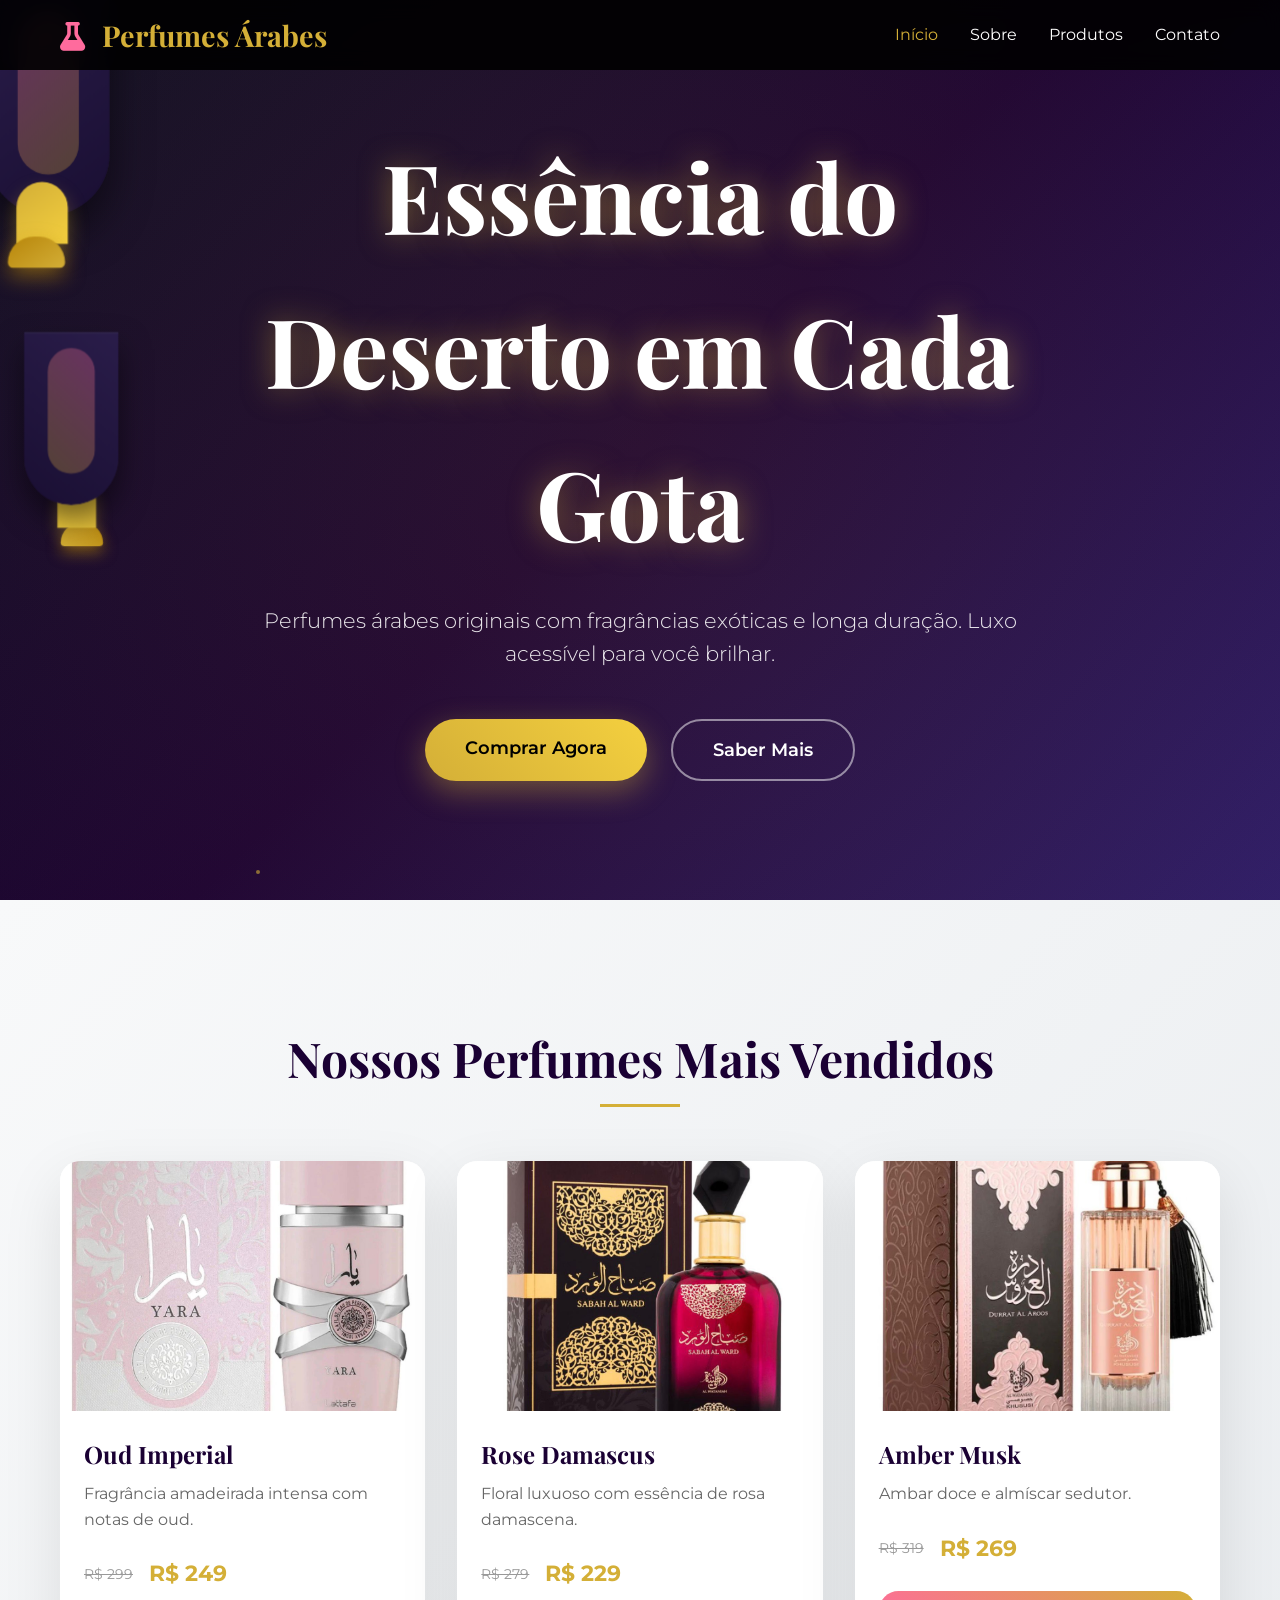
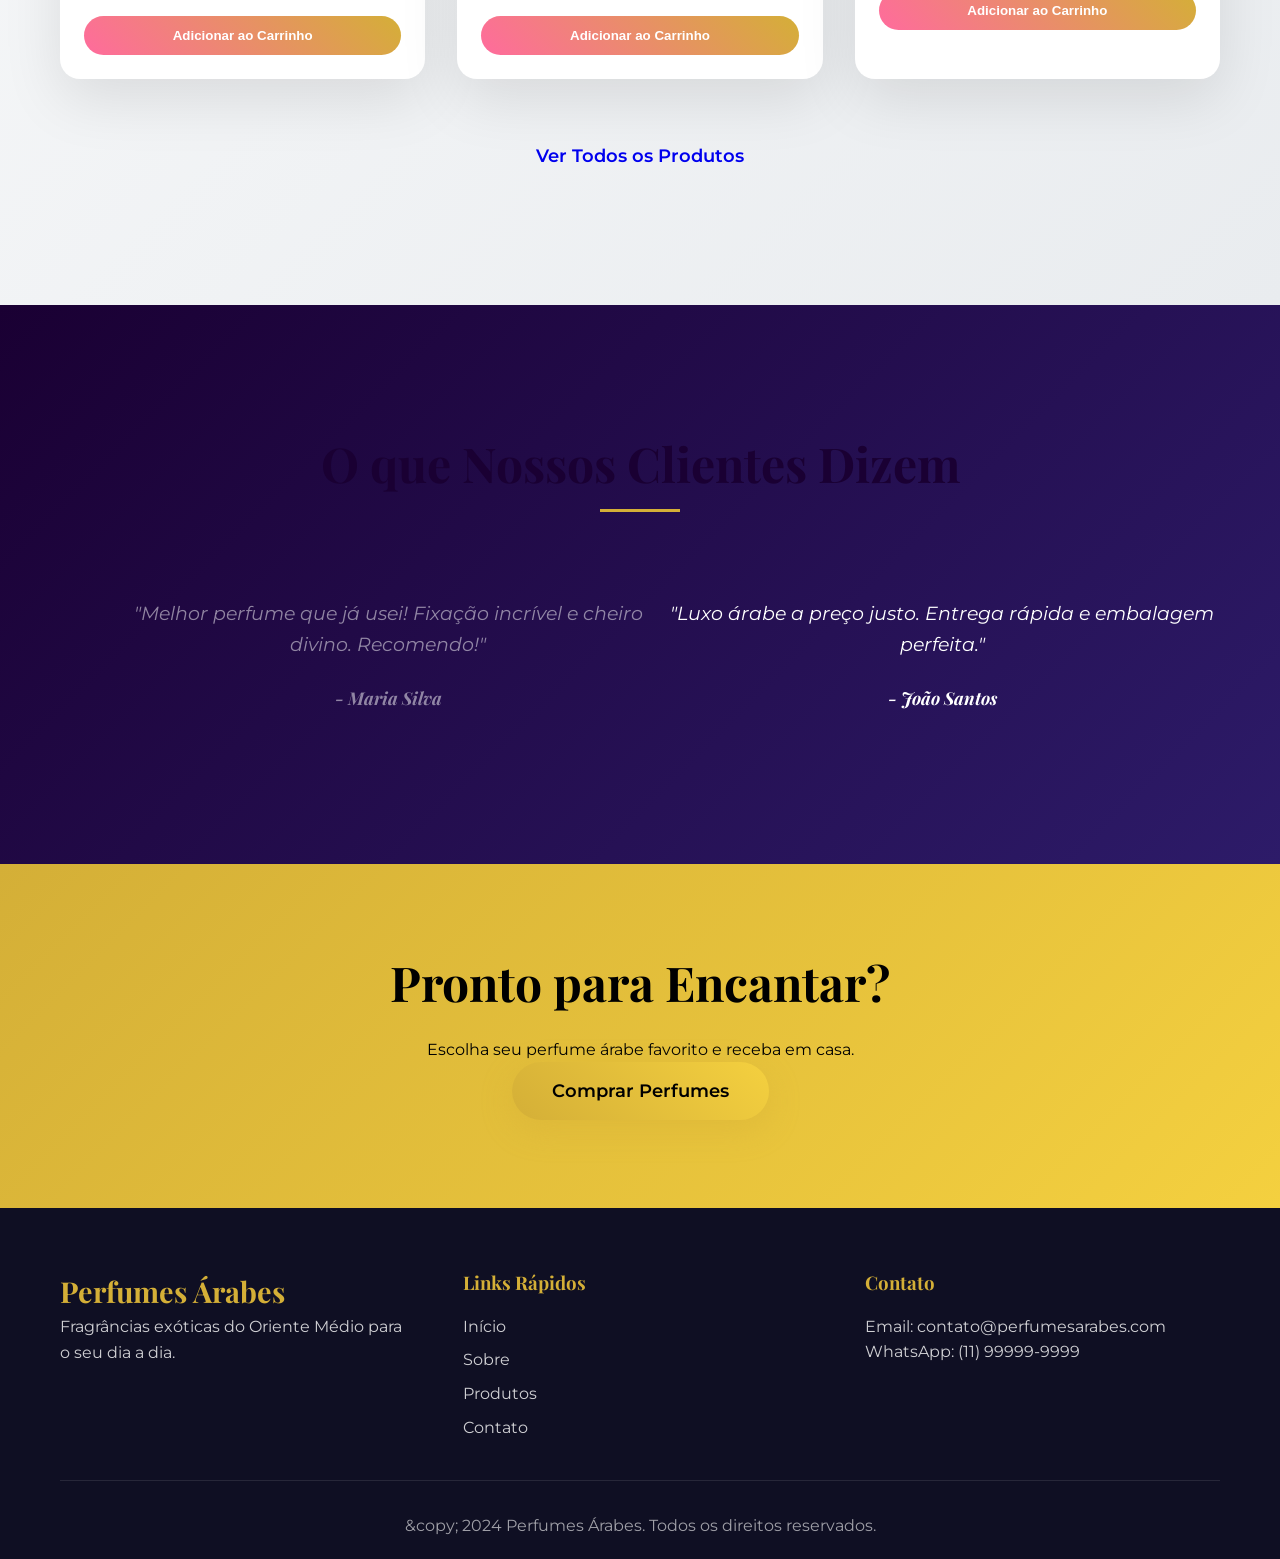
<file: index.html>
<!DOCTYPE html>
<html lang="pt-BR">
<head>
    <meta charset="UTF-8">
    <meta name="viewport" content="width=device-width, initial-scale=1.0">
    <title>Perfumes Árabes - Luxo e Essência Exótica</title>
    <meta name="description" content="Descubra os melhores perfumes árabes originais. Fragrâncias luxuosas com longa duração. Compre agora!">
    <link rel="stylesheet" href="css/style.css">
    <link href="https://fonts.googleapis.com/css2?family=Playfair+Display:wght@400;700&amp;family=Montserrat:wght@300;400;600&amp;display=swap" rel="stylesheet">
    <link rel="stylesheet" href="https://cdnjs.cloudflare.com/ajax/libs/font-awesome/6.4.0/css/all.min.css">
</head>
<body>
    <nav class="navbar">
        <div class="nav-container">
            <div class="logo">
                <i class="fas fa-flask"></i>
                Perfumes Árabes
            </div>
            <ul class="nav-menu">
                <li><a href="index.html" class="nav-link active">Início</a></li>
                <li><a href="sobre.html" class="nav-link">Sobre</a></li>
                <li><a href="produtos.html" class="nav-link">Produtos</a></li>
                <li><a href="contato.html" class="nav-link">Contato</a></li>
            </ul>
            <div class="hamburger">
                <span></span>
                <span></span>
                <span></span>
            </div>
        </div>
    </nav>

    <section class="hero">
        <div class="hero-bg"></div>
        <div class="hero-content">
            <h1 class="hero-title">Essência do Deserto em Cada Gota</h1>
            <p class="hero-subtitle">Perfumes árabes originais com fragrâncias exóticas e longa duração. Luxo acessível para você brilhar.</p>
            <div class="cta-buttons">
                <a href="#produtos" class="btn btn-primary">Comprar Agora</a>
                <a href="sobre.html" class="btn btn-secondary">Saber Mais</a>
            </div>
        </div>
        <div class="hero-3d">
            <div class="perfume-bottle 3d-element" data-tilt>
                <div class="bottle-body"></div>
                <div class="bottle-neck"></div>
                <div class="bottle-cap"></div>
            </div>
            <div class="perfume-bottle 3d-element bottle2" data-tilt>
                <div class="bottle-body"></div>
                <div class="bottle-neck"></div>
                <div class="bottle-cap"></div>
            </div>
            <div class="particles">
                <div class="particle"></div>
                <div class="particle"></div>
                <div class="particle"></div>
            </div>
        </div>
    </section>

    <section id="produtos" class="products">
        <div class="container">
            <h2 class="section-title">Nossos Perfumes Mais Vendidos</h2>
            <div class="products-grid">
                <div class="product-card">
                    <div class="product-image">
                    <img src="Imagens/Yara.jpeg" alt="Oud Imperial">

                    </div>
                    <h3>Oud Imperial</h3>
                    <p>Fragrância amadeirada intensa com notas de oud.</p>
                    <div class="price">
                        <span class="old-price">R$ 299</span>
                        <span class="new-price">R$ 249</span>
                    </div>
                    <button class="btn-add">Adicionar ao Carrinho</button>
                </div>
                <div class="product-card">
                    <div class="product-image">
                    <img src="Imagens/sabah al ward.jpeg" alt="Rose Damascus">

                    </div>
                    <h3>Rose Damascus</h3>
                    <p>Floral luxuoso com essência de rosa damascena.</p>
                    <div class="price">
                        <span class="old-price">R$ 279</span>
                        <span class="new-price">R$ 229</span>
                    </div>
                    <button class="btn-add">Adicionar ao Carrinho</button>
                </div>
                <div class="product-card">
                    <div class="product-image">
                        <img src="Imagens/Durrat al aroos.jpeg" alt="Amber Musk">

                    </div>
                    <h3>Amber Musk</h3>
                    <p>Ambar doce e almíscar sedutor.</p>
                    <div class="price">
                        <span class="old-price">R$ 319</span>
                        <span class="new-price">R$ 269</span>
                    </div>
                    <button class="btn-add">Adicionar ao Carrinho</button>
                </div>
            </div>
            <a href="produtos.html" class="btn btn-fullwidth">Ver Todos os Produtos</a>
        </div>
    </section>

    <section class="testimonials">
        <div class="container">
            <h2 class="section-title">O que Nossos Clientes Dizem</h2>
            <div class="testimonials-slider">
                <div class="testimonial">
                    <p>"Melhor perfume que já usei! Fixação incrível e cheiro divino. Recomendo!"</p>
                    <h4>- Maria Silva</h4>
                </div>
                <div class="testimonial">
                    <p>"Luxo árabe a preço justo. Entrega rápida e embalagem perfeita."</p>
                    <h4>- João Santos</h4>
                </div>
            </div>
        </div>
    </section>

    <section class="cta">
        <div class="container">
            <h2>Pronto para Encantar?</h2>
            <p>Escolha seu perfume árabe favorito e receba em casa.</p>
            <a href="#produtos" class="btn btn-primary">Comprar Perfumes</a>
        </div>
    </section>

    <footer class="footer">
        <div class="container">
            <div class="footer-content">
                <div class="footer-section">
                    <div class="logo">Perfumes Árabes</div>
                    <p>Fragrâncias exóticas do Oriente Médio para o seu dia a dia.</p>
                </div>
                <div class="footer-section">
                    <h3>Links Rápidos</h3>
                    <ul>
                        <li><a href="index.html">Início</a></li>
                        <li><a href="sobre.html">Sobre</a></li>
                        <li><a href="produtos.html">Produtos</a></li>
                        <li><a href="contato.html">Contato</a></li>
                    </ul>
                </div>
                <div class="footer-section">
                    <h3>Contato</h3>
                    <p>Email: contato@perfumesarabes.com</p>
                    <p>WhatsApp: (11) 99999-9999</p>
                </div>
            </div>
            <div class="footer-bottom">
                <p>&amp;copy; 2024 Perfumes Árabes. Todos os direitos reservados.</p>
            </div>
        </div>
    </footer>

    <script src="https://cdnjs.cloudflare.com/ajax/libs/gsap/3.12.2/gsap.min.js"></script>
    <script src="js/script.js"></script>
</body>
</html>
</file>
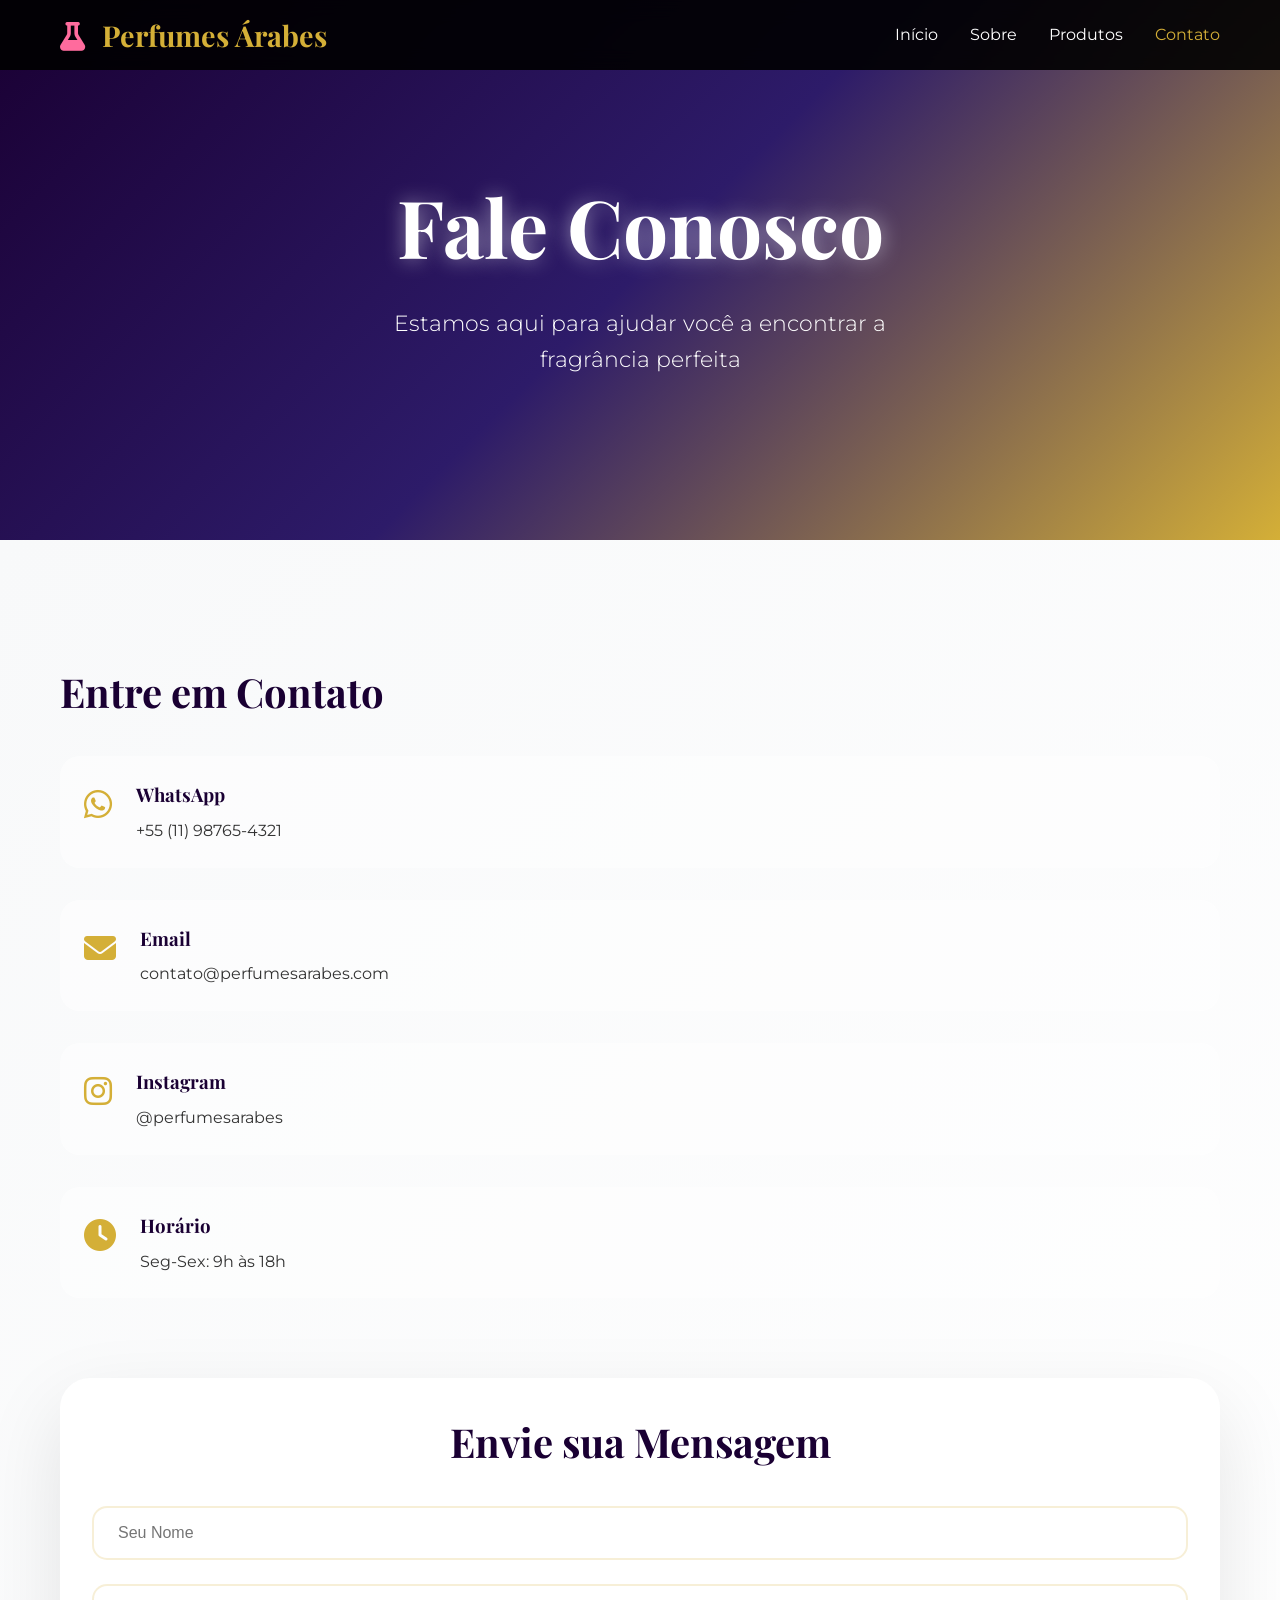
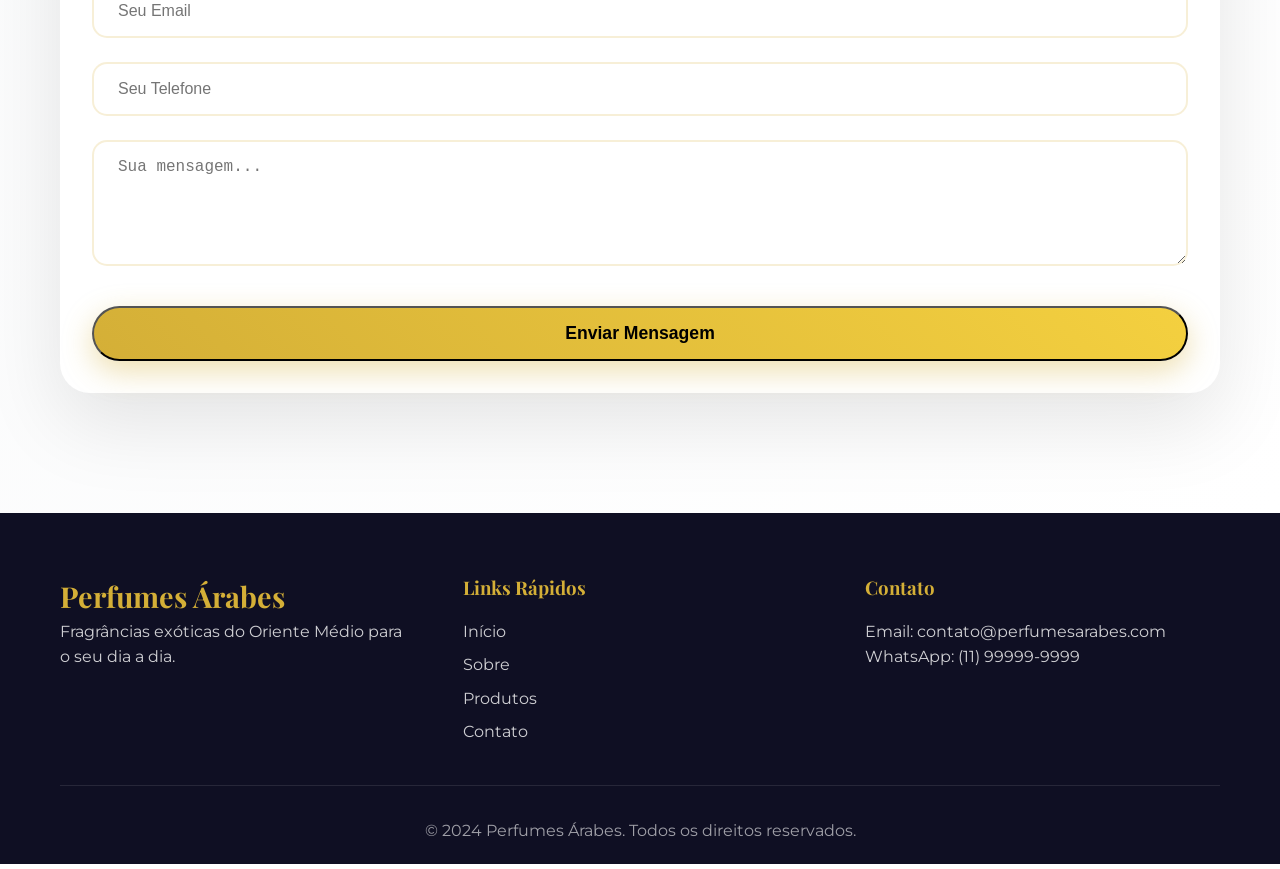
<file: contato.html>
<!DOCTYPE html>
<html lang="pt-BR">
<head>
    <meta charset="UTF-8">
    <meta name="viewport" content="width=device-width, initial-scale=1.0">
    <title>Contato - Perfumes Árabes</title>
    <meta name="description" content="Entre em contato conosco para dúvidas ou pedidos especiais.">
    <link rel="stylesheet" href="css/style.css">
    <link href="https://fonts.googleapis.com/css2?family=Playfair+Display:wght@400;700&family=Montserrat:wght@300;400;600&display=swap" rel="stylesheet">
    <link rel="stylesheet" href="https://cdnjs.cloudflare.com/ajax/libs/font-awesome/6.4.0/css/all.min.css">
</head>
<body>
    <nav class="navbar">
        <div class="nav-container">
            <div class="logo">
                <i class="fas fa-flask"></i>
                Perfumes Árabes
            </div>
            <ul class="nav-menu">
                <li><a href="index.html" class="nav-link">Início</a></li>
                <li><a href="sobre.html" class="nav-link">Sobre</a></li>
                <li><a href="produtos.html" class="nav-link">Produtos</a></li>
                <li><a href="contato.html" class="nav-link active">Contato</a></li>
            </ul>
            <div class="hamburger">
                <span></span>
                <span></span>
                <span></span>
            </div>
        </div>
    </nav>

    <section class="contato-hero">
        <div class="contato-bg"></div>
        <div class="container">
            <h1 class="page-title">Fale Conosco</h1>
            <p class="page-subtitle">Estamos aqui para ajudar você a encontrar a fragrância perfeita</p>
        </div>
    </section>

    <section class="contato-content">
        <div class="container">
            <div class="contact-grid">
                <div class="contact-info">
                    <h2>Entre em Contato</h2>
    <div class="contact-item">
                        <i class="fab fa-whatsapp"></i>
                        <div>
                            <h3>WhatsApp</h3>
                            <p>+55 (11) 98765-4321</p>
                        </div>
                    </div>
                    <div class="contact-item">
                        <i class="fas fa-envelope"></i>
                        <div>
                            <h3>Email</h3>
                            <p>contato@perfumesarabes.com</p>
                        </div>
                    </div>
                    <div class="contact-item">
                        <i class="fab fa-instagram"></i>
                        <div>
                            <h3>Instagram</h3>
                            <p>@perfumesarabes</p>
                        </div>
                    </div>
                    <div class="contact-item">
                        <i class="fas fa-clock"></i>
                        <div>
                            <h3>Horário</h3>
                            <p>Seg-Sex: 9h às 18h</p>
                        </div>
                    </div>
                </div>
                
                <div class="contact-form">
                    <h2>Envie sua Mensagem</h2>
                    <form id="contactForm">
                        <div class="form-group">
                            <input type="text" id="name" placeholder="Seu Nome" required>
                        </div>
                        <div class="form-group">
                            <input type="email" id="email" placeholder="Seu Email" required>
                        </div>
                        <div class="form-group">
                            <input type="tel" id="phone" placeholder="Seu Telefone">
                        </div>
                        <div class="form-group full">
                            <textarea id="message" placeholder="Sua mensagem..." rows="5" required></textarea>
                        </div>
                        <button type="submit" class="btn btn-primary full">Enviar Mensagem</button>
                    </form>
                </div>
            </div>
        </div>
    </section>

    <footer class="footer">
        <div class="container">
            <div class="footer-content">
                <div class="footer-section">
                    <div class="logo">Perfumes Árabes</div>
                    <p>Fragrâncias exóticas do Oriente Médio para o seu dia a dia.</p>
                </div>
                <div class="footer-section">
                    <h3>Links Rápidos</h3>
                    <ul>
                        <li><a href="index.html">Início</a></li>
                        <li><a href="sobre.html">Sobre</a></li>
                        <li><a href="produtos.html">Produtos</a></li>
                        <li><a href="contato.html">Contato</a></li>
                    </ul>
                </div>
                <div class="footer-section">
                    <h3>Contato</h3>
                    <p>Email: contato@perfumesarabes.com</p>
                    <p>WhatsApp: (11) 99999-9999</p>
                </div>
            </div>
            <div class="footer-bottom">
                <p>&copy; 2024 Perfumes Árabes. Todos os direitos reservados.</p>
            </div>
        </div>
    </footer>

    <script src="https://cdnjs.cloudflare.com/ajax/libs/gsap/3.12.2/gsap.min.js"></script>
    <script src="js/script.js"></script>

</body>
</html>
</file>
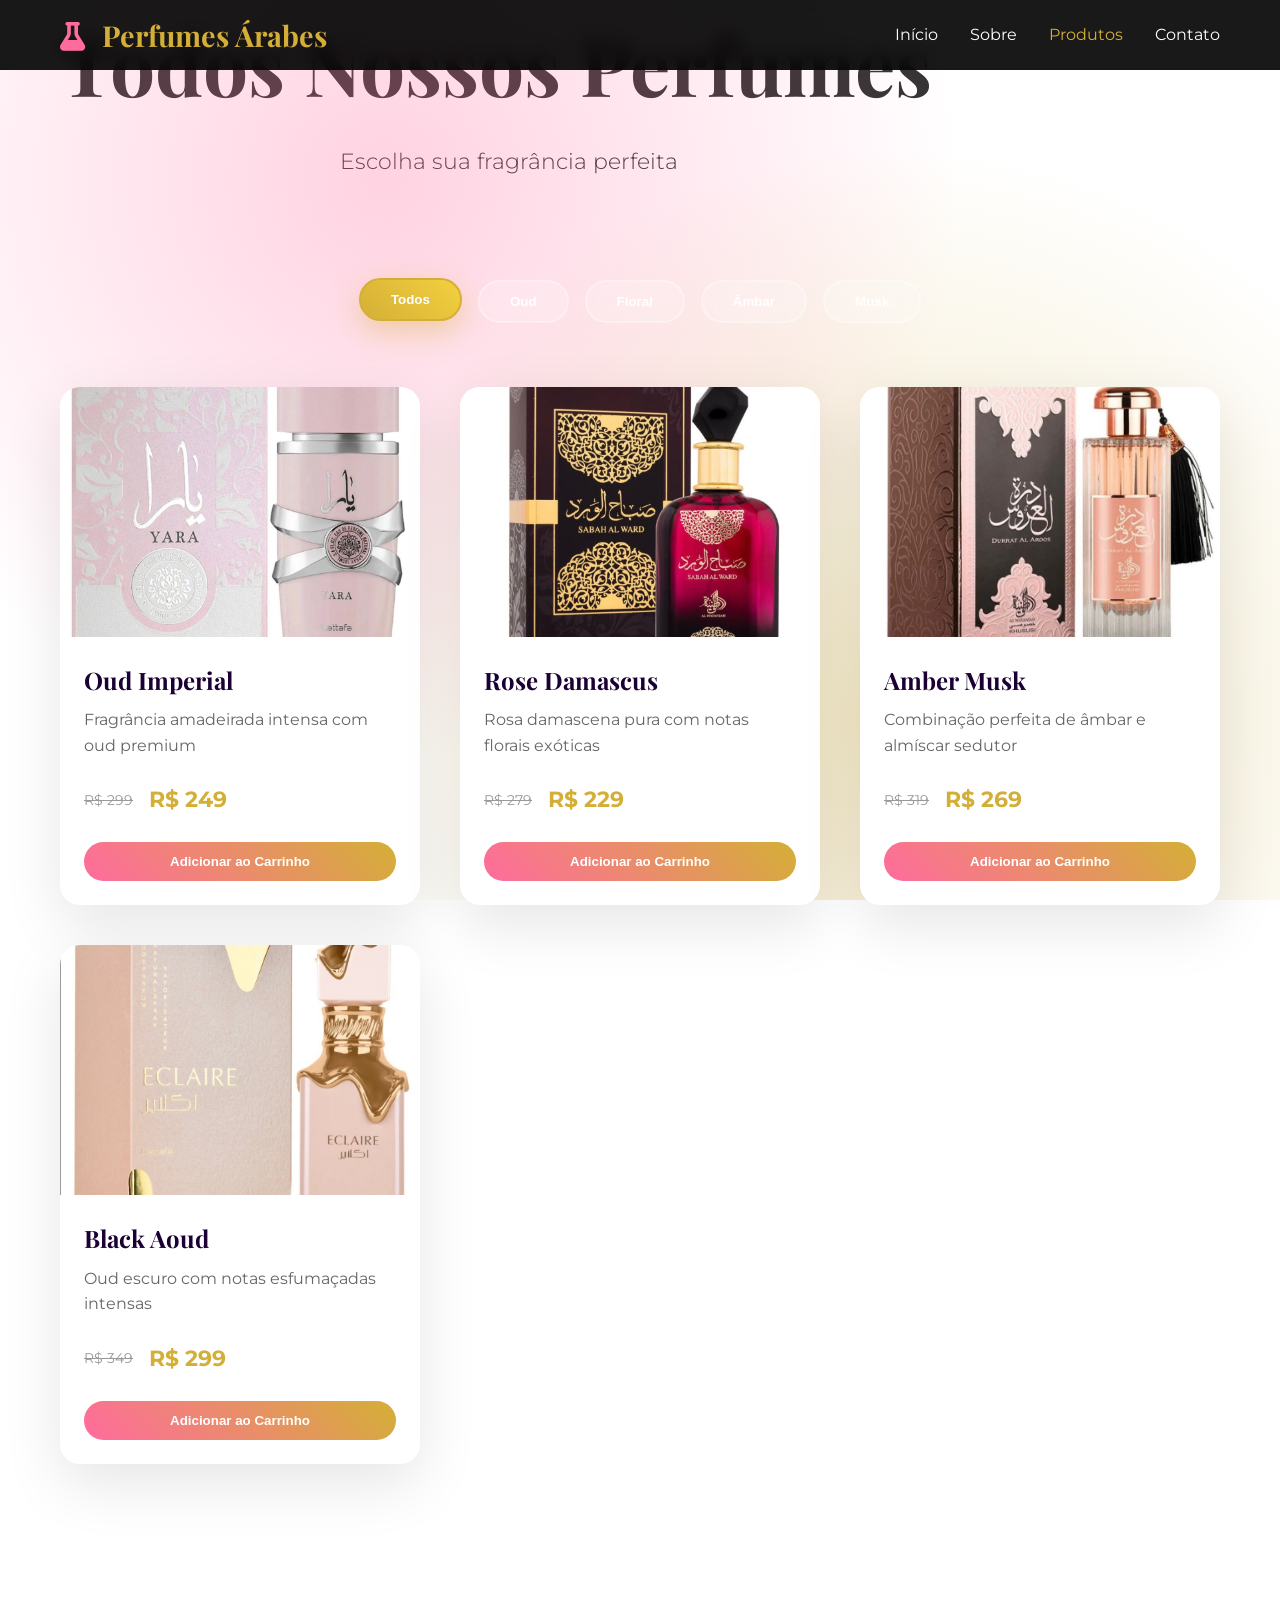
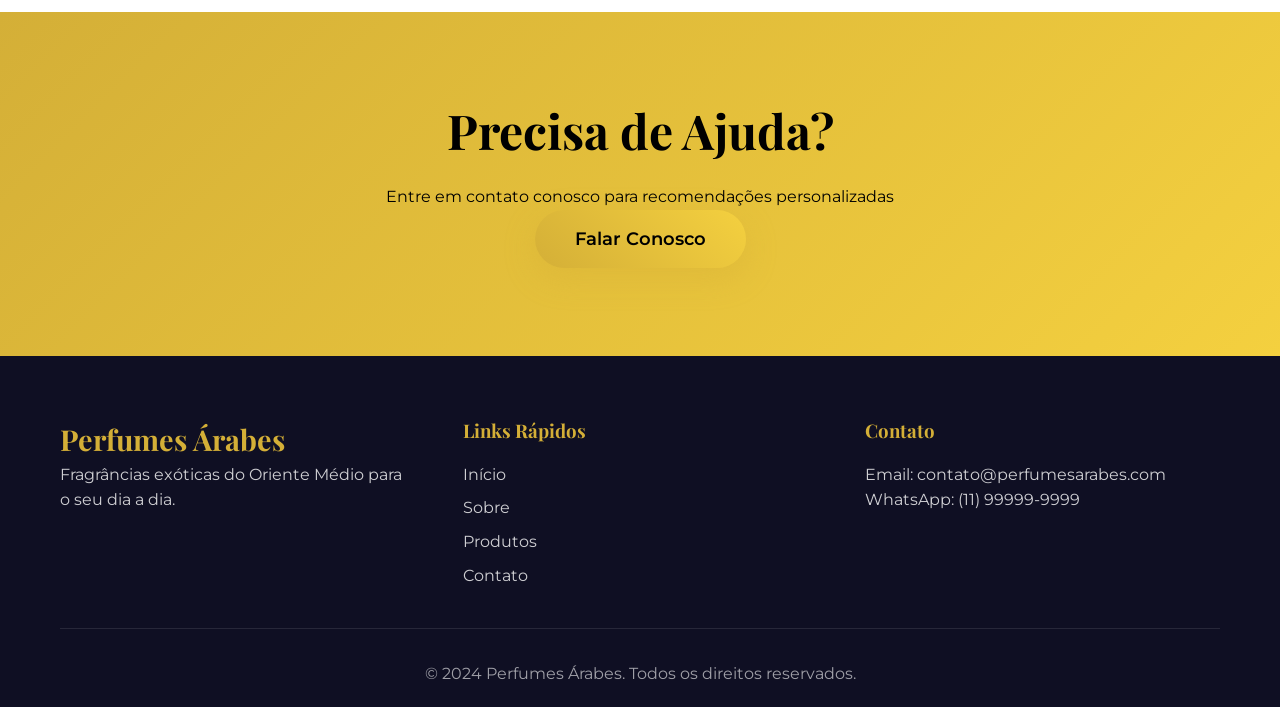
<file: produtos.html>
<!DOCTYPE html>
<html lang="pt-BR">
<head>
    <meta charset="UTF-8">
    <meta name="viewport" content="width=device-width, initial-scale=1.0">
    <title>Produtos - Perfumes Árabes</title>
    <meta name="description" content="Catálogo completo de perfumes árabes originais.">
    <link rel="stylesheet" href="css/style.css">
    <link href="https://fonts.googleapis.com/css2?family=Playfair+Display:wght@400;700&family=Montserrat:wght@300;400;600&display=swap" rel="stylesheet">
    <link rel="stylesheet" href="https://cdnjs.cloudflare.com/ajax/libs/font-awesome/6.4.0/css/all.min.css">
</head>
<body>
    <nav class="navbar">
        <div class="nav-container">
            <div class="logo">
                <i class="fas fa-flask"></i>
                Perfumes Árabes
            </div>
            <ul class="nav-menu">
                <li><a href="index.html" class="nav-link">Início</a></li>
                <li><a href="sobre.html" class="nav-link">Sobre</a></li>
                <li><a href="produtos.html" class="nav-link active">Produtos</a></li>
                <li><a href="contato.html" class="nav-link">Contato</a></li>
            </ul>
            <div class="hamburger">
                <span></span>
                <span></span>
                <span></span>
            </div>
        </div>
    </nav>

    <section class="produtos-hero">
        <div class="produtos-bg"></div>
        <div class="container">
            <h1 class="page-title">Todos Nossos Perfumes</h1>
            <p class="page-subtitle">Escolha sua fragrância perfeita</p>
        </div>
    </section>

    <section class="produtos-grid-section">
        <div class="container">
    <div class="filters">
                <button class="filter-btn active" data-filter="all">Todos</button>
                <button class="filter-btn" data-filter="oud">Oud</button>
                <button class="filter-btn" data-filter="floral">Floral</button>
                <button class="filter-btn" data-filter="amber">Âmbar</button>
                <button class="filter-btn" data-filter="musk">Musk</button>
            </div>
            
            <div class="products-grid full-grid">
                <div class="product-card" data-category="oud">
                    <div class="product-image">
                        <img src="Imagens/Yara.jpeg" alt="Oud Imperial">

                        <div class="quick-add">Adicionar</div>
                    </div>
                    <h3>Oud Imperial</h3>
                    <p>Fragrância amadeirada intensa com oud premium</p>
                    <div class="price">
                        <span class="old-price">R$ 299</span>
                        <span class="new-price">R$ 249</span>
                    </div>
                    <button class="btn-add">Adicionar ao Carrinho</button>
                </div>
                
                <div class="product-card" data-category="floral">
                    <div class="product-image">
                        <img src="Imagens/sabah al ward.jpeg" alt="Rose Damascus">

                        <div class="quick-add">Adicionar</div>
                    </div>
                    <h3>Rose Damascus</h3>
                    <p>Rosa damascena pura com notas florais exóticas</p>
                    <div class="price">
                        <span class="old-price">R$ 279</span>
                        <span class="new-price">R$ 229</span>
                    </div>
                    <button class="btn-add">Adicionar ao Carrinho</button>
                </div>
                
                <div class="product-card" data-category="amber">
                    <div class="product-image">
                        <img src="Imagens/Durrat al aroos.jpeg" alt="Amber Musk">

                        <div class="quick-add">Adicionar</div>
                    </div>
                    <h3>Amber Musk</h3>
                    <p>Combinação perfeita de âmbar e almíscar sedutor</p>
                    <div class="price">
                        <span class="old-price">R$ 319</span>
                        <span class="new-price">R$ 269</span>
                    </div>
                    <button class="btn-add">Adicionar ao Carrinho</button>
                </div>
                
                <div class="product-card" data-category="oud">
                    <div class="product-image">
                        <img src="Imagens/Eclaire.jpeg" alt="Black Aoud">

                        <div class="quick-add">Adicionar</div>
                    </div>
                    <h3>Black Aoud</h3>
                    <p>Oud escuro com notas esfumaçadas intensas</p>
                    <div class="price">
                        <span class="old-price">R$ 349</span>
                        <span class="new-price">R$ 299</span>
                    </div>
                    <button class="btn-add">Adicionar ao Carrinho</button>
                </div>
            </div>
        </div>
    </section>

    <section class="cta">
        <div class="container">
            <h2>Precisa de Ajuda?</h2>
            <p>Entre em contato conosco para recomendações personalizadas</p>
            <a href="contato.html" class="btn btn-primary">Falar Conosco</a>
        </div>
    </section>

    <footer class="footer">
        <div class="container">
            <div class="footer-content">
                <div class="footer-section">
                    <div class="logo">Perfumes Árabes</div>
                    <p>Fragrâncias exóticas do Oriente Médio para o seu dia a dia.</p>
                </div>
                <div class="footer-section">
                    <h3>Links Rápidos</h3>
                    <ul>
                        <li><a href="index.html">Início</a></li>
                        <li><a href="sobre.html">Sobre</a></li>
                        <li><a href="produtos.html">Produtos</a></li>
                        <li><a href="contato.html">Contato</a></li>
                    </ul>
                </div>
                <div class="footer-section">
                    <h3>Contato</h3>
                    <p>Email: contato@perfumesarabes.com</p>
                    <p>WhatsApp: (11) 99999-9999</p>
                </div>
            </div>
            <div class="footer-bottom">
                <p>&copy; 2024 Perfumes Árabes. Todos os direitos reservados.</p>
            </div>
        </div>
    </footer>

    <script src="https://cdnjs.cloudflare.com/ajax/libs/gsap/3.12.2/gsap.min.js"></script>
    <script src="js/script.js"></script>

</body>
</html>
</file>
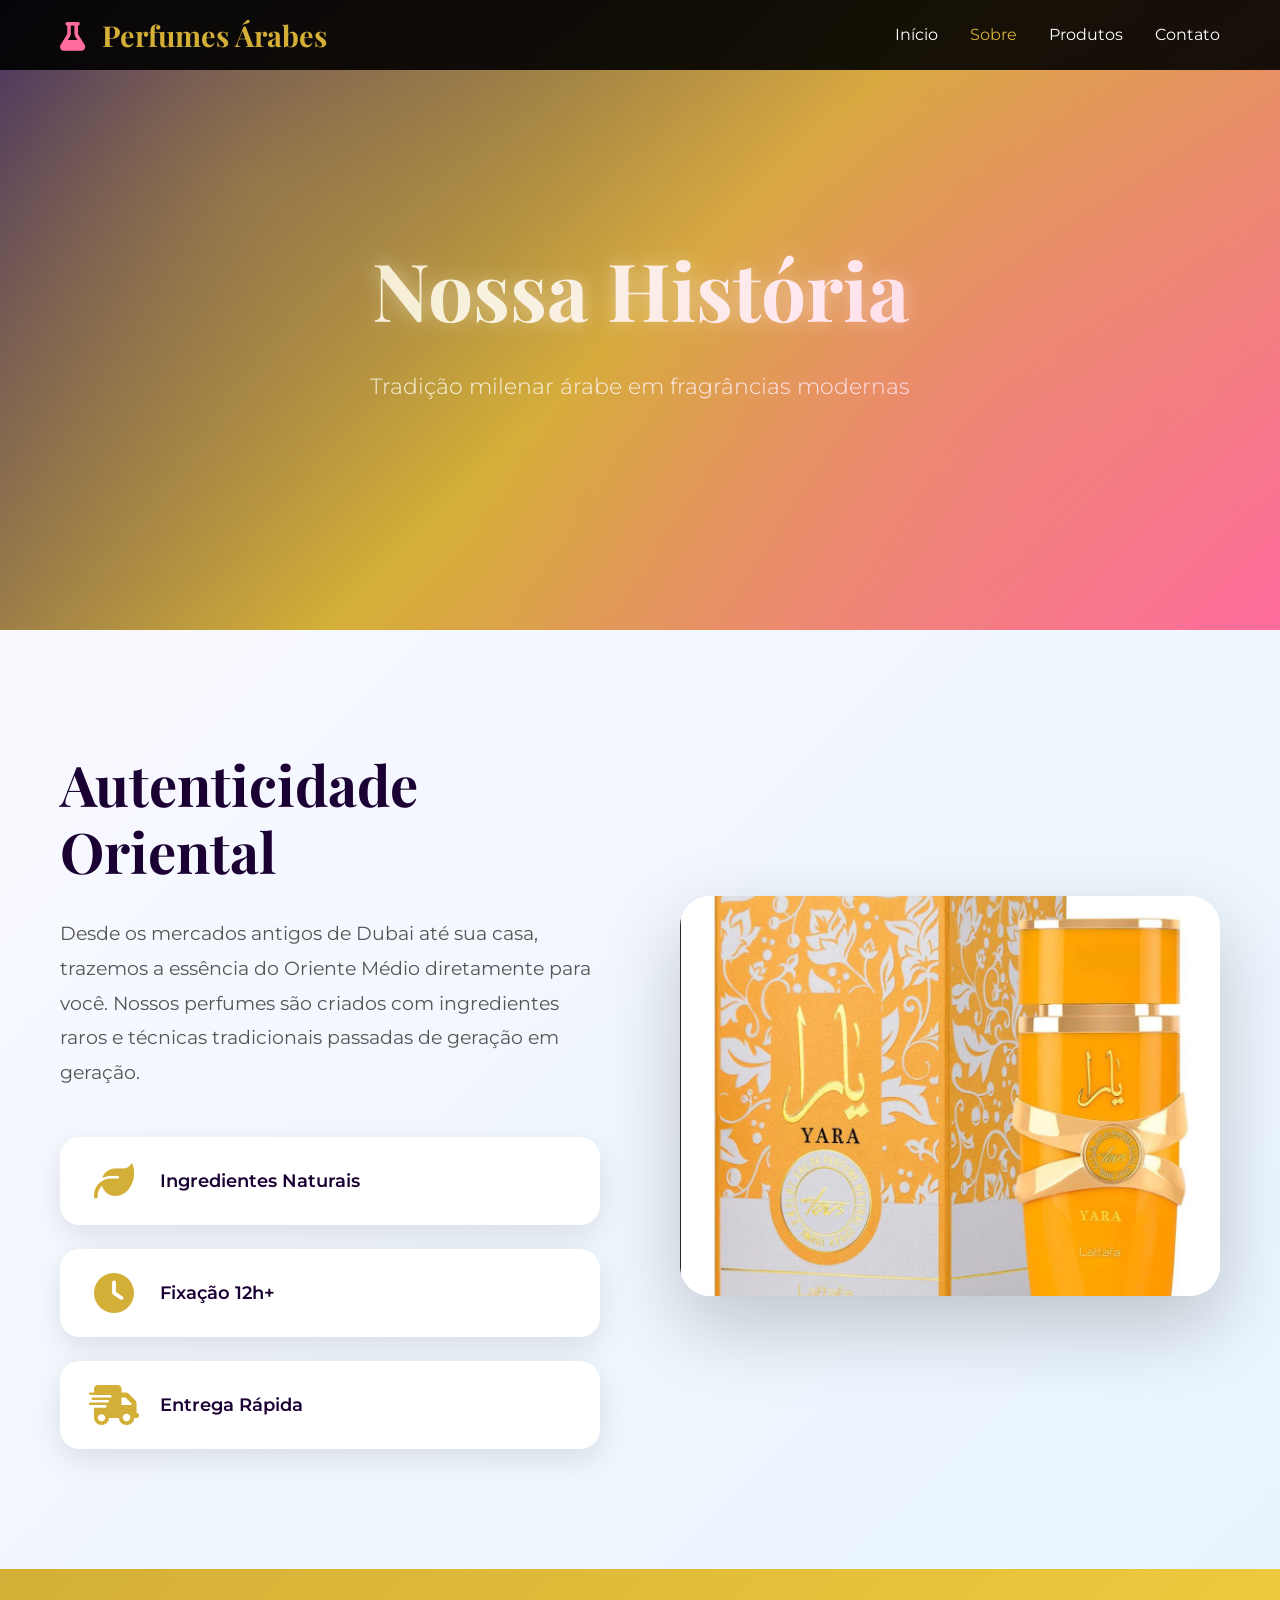
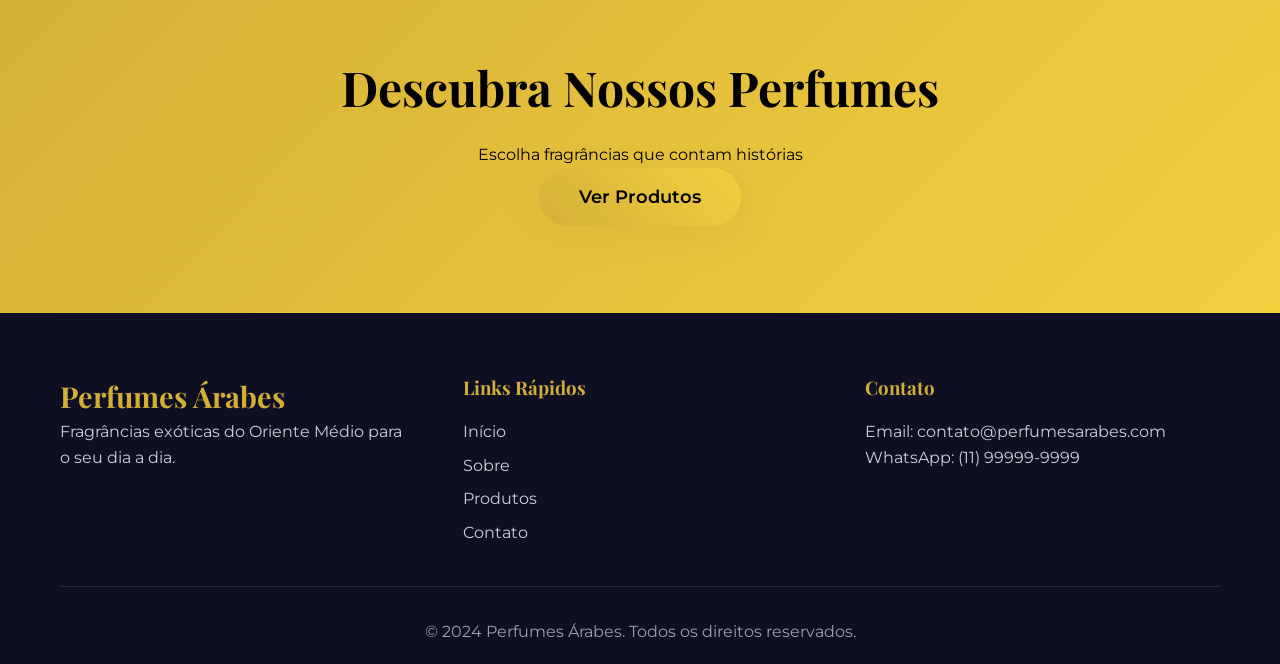
<file: sobre.html>
<!DOCTYPE html>
<html lang="pt-BR">
<head>
    <meta charset="UTF-8">
    <meta name="viewport" content="width=device-width, initial-scale=1.0">
    <title>Sobre - Perfumes Árabes</title>
    <meta name="description" content="Conheça a história e tradição dos nossos perfumes árabes originais.">
    <link rel="stylesheet" href="css/style.css">
    <link href="https://fonts.googleapis.com/css2?family=Playfair+Display:wght@400;700&family=Montserrat:wght@300;400;600&display=swap" rel="stylesheet">
    <link rel="stylesheet" href="https://cdnjs.cloudflare.com/ajax/libs/font-awesome/6.4.0/css/all.min.css">
</head>
<body>
    <!-- Navbar (copied from index) -->
    <nav class="navbar">
        <div class="nav-container">
            <div class="logo">
                <i class="fas fa-flask"></i>
                Perfumes Árabes
            </div>
            <ul class="nav-menu">
                <li><a href="index.html" class="nav-link">Início</a></li>
                <li><a href="sobre.html" class="nav-link active">Sobre</a></li>
                <li><a href="produtos.html" class="nav-link">Produtos</a></li>
                <li><a href="contato.html" class="nav-link">Contato</a></li>
            </ul>
            <div class="hamburger">
                <span></span>
                <span></span>
                <span></span>
            </div>
        </div>
    </nav>

    <section class="sobre-hero">
        <div class="sobre-bg"></div>
        <div class="container">
            <h1 class="page-title">Nossa História</h1>
            <p class="page-subtitle">Tradição milenar árabe em fragrâncias modernas</p>
        </div>
    </section>

    <section class="sobre-content">
        <div class="container">
            <div class="about-grid">
                <div class="about-text">
                    <h2>Autenticidade Oriental</h2>
                    <p>Desde os mercados antigos de Dubai até sua casa, trazemos a essência do Oriente Médio diretamente para você. Nossos perfumes são criados com ingredientes raros e técnicas tradicionais passadas de geração em geração.</p>
                    <div class="features">
                        <div class="feature">
                            <i class="fas fa-leaf"></i>
                            <span>Ingredientes Naturais</span>
                        </div>
                        <div class="feature">
                            <i class="fas fa-clock"></i>
                            <span>Fixação 12h+</span>
                        </div>
                        <div class="feature">
                            <i class="fas fa-shipping-fast"></i>
                            <span>Entrega Rápida</span>
                        </div>
                    </div>
                </div>
                <div class="about-image">
                    <img src="Imagens/yara tous.jpeg" alt="Fábrica tradicional árabe" class="about-img">
                </div>
            </div>
        </div>
    </section>

    <!-- CTA Section -->
    <section class="cta">
        <div class="container">
            <h2>Descubra Nossos Perfumes</h2>
            <p>Escolha fragrâncias que contam histórias</p>
            <a href="produtos.html" class="btn btn-primary">Ver Produtos</a>
        </div>
    </section>

    <!-- Footer (copied) -->
    <footer class="footer">
        <div class="container">
            <div class="footer-content">
                <div class="footer-section">
                    <div class="logo">Perfumes Árabes</div>
                    <p>Fragrâncias exóticas do Oriente Médio para o seu dia a dia.</p>
                </div>
                <div class="footer-section">
                    <h3>Links Rápidos</h3>
                    <ul>
                        <li><a href="index.html">Início</a></li>
                        <li><a href="sobre.html">Sobre</a></li>
                        <li><a href="produtos.html">Produtos</a></li>
                        <li><a href="contato.html">Contato</a></li>
                    </ul>
                </div>
                <div class="footer-section">
                    <h3>Contato</h3>
                    <p>Email: contato@perfumesarabes.com</p>
                    <p>WhatsApp: (11) 99999-9999</p>
                </div>
            </div>
            <div class="footer-bottom">
                <p>&copy; 2024 Perfumes Árabes. Todos os direitos reservados.</p>
            </div>
        </div>
    </footer>

    <script src="https://cdnjs.cloudflare.com/ajax/libs/gsap/3.12.2/gsap.min.js"></script>
    <script src="js/script.js"></script>
</body>
</html>
</file>
<file: css/style.css>
* {
    margin: 0;
    padding: 0;
    box-sizing: border-box;
}

body {
    font-family: 'Montserrat', sans-serif;
    line-height: 1.6;
    color: #333;
    overflow-x: hidden;
}

.container {
    max-width: 1200px;
    margin: 0 auto;
    padding: 0 20px;
}

/* Navbar */
.navbar {
    position: fixed;
    top: 0;
    width: 100%;
    background: rgba(0, 0, 0, 0.9);
    backdrop-filter: blur(10px);
    z-index: 1000;
    transition: all 0.3s ease;
}

.nav-container {
    max-width: 1200px;
    margin: 0 auto;
    padding: 0 20px;
    display: flex;
    justify-content: space-between;
    align-items: center;
    height: 70px;
}

.logo {
    font-family: 'Playfair Display', serif;
    font-size: 1.8rem;
    color: #d4af37;
    font-weight: 700;
}

.logo i {
    margin-right: 10px;
    color: #ff6b9d;
}

.nav-menu {
    display: flex;
    list-style: none;
    gap: 2rem;
}

.nav-link {
    color: white;
    text-decoration: none;
    font-weight: 400;
    transition: all 0.3s ease;
    position: relative;
}

.nav-link:hover,
.nav-link.active {
    color: #d4af37;
}

.nav-link::after {
    content: '';
    position: absolute;
    bottom: -5px;
    left: 0;
    width: 0;
    height: 2px;
    background: #d4af37;
    transition: width 0.3s ease;
}

.nav-link:hover::after {
    width: 100%;
}

.hamburger {
    display: none;
    flex-direction: column;
    cursor: pointer;
}

.hamburger span {
    width: 25px;
    height: 3px;
    background: #d4af37;
    margin: 3px 0;
    transition: 0.3s;
}

/* Hero Section - 3D Foda */
.hero {
    height: 100vh;
    position: relative;
    display: flex;
    align-items: center;
    justify-content: center;
    overflow: hidden;
}

.hero-bg {
    position: absolute;
    top: 0;
    left: 0;
    width: 100%;
    height: 100%;
    background: linear-gradient(135deg, #0f0f23 0%, #1a0033 50%, #2d1b69 100%);
    z-index: -2;
}

.hero-bg::before {
    content: '';
    position: absolute;
    top: -50%;
    left: -50%;
    width: 200%;
    height: 200%;
    background: radial-gradient(circle, rgba(212, 175, 55, 0.1) 0%, transparent 70%);
    animation: rotate 20s linear infinite;
    z-index: -1;
}

@keyframes rotate {
    0% { transform: rotate(0deg); }
    100% { transform: rotate(360deg); }
}

.hero-content {
    text-align: center;
    z-index: 2;
    max-width: 800px;
    position: relative;
}

.hero-title {
    font-family: 'Playfair Display', serif;
    font-size: clamp(3rem, 8vw, 6rem);
    color: white;
    margin-bottom: 1.5rem;
    text-shadow: 0 0 30px rgba(212, 175, 55, 0.5);
}

.hero-subtitle {
    font-size: 1.3rem;
    color: rgba(255, 255, 255, 0.9);
    margin-bottom: 3rem;
    font-weight: 300;
}

.cta-buttons {
    display: flex;
    gap: 1.5rem;
    justify-content: center;
    flex-wrap: wrap;
}

.btn {
    padding: 15px 40px;
    border-radius: 50px;
    text-decoration: none;
    font-weight: 600;
    font-size: 1.1rem;
    transition: all 0.3s ease;
    display: inline-block;
    position: relative;
    overflow: hidden;
}

.btn::before {
    content: '';
    position: absolute;
    top: 0;
    left: -100%;
    width: 100%;
    height: 100%;
    background: linear-gradient(90deg, transparent, rgba(255,255,255,0.2), transparent);
    transition: left 0.5s;
}

.btn:hover::before {
    left: 100%;
}

.btn-primary {
    background: linear-gradient(45deg, #d4af37, #f4d03f);
    color: #000;
    box-shadow: 0 10px 30px rgba(212, 175, 55, 0.4);
}

.btn-primary:hover {
    transform: translateY(-3px);
    box-shadow: 0 15px 40px rgba(212, 175, 55, 0.6);
}

.btn-secondary {
    background: transparent;
    color: white;
    border: 2px solid rgba(255, 255, 255, 0.5);
}

.btn-secondary:hover {
    background: rgba(255, 255, 255, 0.1);
    border-color: white;
}

.btn-fullwidth {
    display: block;
    text-align: center;
    margin-top: 3rem;
    max-width: 300px;
    margin-left: auto;
    margin-right: auto;
}

/* 3D Perfume Bottles */
.hero-3d {
    position: absolute;
    top: 0;
    left: 0;
    width: 100%;
    height: 100%;
    pointer-events: none;
    perspective: 1000px;
}

.3d-element {
    position: absolute;
    cursor: pointer;
}

.perfume-bottle {
    width: 120px;
    height: 300px;
    transform-style: preserve-3d;
}

.bottle-body {
    width: 100%;
    height: 220px;
    background: linear-gradient(145deg, #2a1d4a, #1a0f33);
    border-radius: 0 0 60px 60px;
    position: relative;
    box-shadow: 
        0 20px 40px rgba(0,0,0,0.5),
        inset 0 1px 0 rgba(255,255,255,0.1);
    transform: translateZ(20px);
}

.bottle-body::before {
    content: '';
    position: absolute;
    top: 20px;
    left: 50%;
    transform: translateX(-50%);
    width: 60px;
    height: 160px;
    background: linear-gradient(135deg, rgba(255,107,157,0.3), rgba(212,175,55,0.3));
    border-radius: 30px;
    z-index: 2;
}

.bottle-neck {
    width: 50px;
    height: 60px;
    background: linear-gradient(145deg, #d4af37, #f4d03f);
    margin: 0 auto;
    border-radius: 25px 25px 0 0;
    position: relative;
    top: -30px;
    box-shadow: 0 10px 20px rgba(212,175,55,0.4);
    transform: translateZ(30px);
}

.bottle-cap {
    width: 55px;
    height: 30px;
    background: linear-gradient(145deg, #b8860b, #d4af37);
    margin: 0 auto;
    border-radius: 25px 25px 5px 5px;
    position: relative;
    top: -35px;
    box-shadow: 0 8px 20px rgba(184,134,11,0.6);
    transform: translateZ(40px);
}

.bottle2 {
    right: 15%;
    top: 20%;
    animation-delay: -2s;
    transform: scale(0.8) rotateY(180deg);
}

.particles {
    position: absolute;
    width: 100%;
    height: 100%;
}

.particle {
    position: absolute;
    width: 4px;
    height: 4px;
    background: rgba(212, 175, 55, 0.6);
    border-radius: 50%;
    animation: float 6s ease-in-out infinite;
}

.particle:nth-child(1) { top: 30%; left: 20%; animation-delay: 0s; }
.particle:nth-child(2) { top: 60%; right: 30%; animation-delay: -2s; }
.particle:nth-child(3) { bottom: 40%; left: 70%; animation-delay: -4s; }

@keyframes float {
    0%, 100% { transform: translateY(0px) rotate(0deg); opacity: 0.4; }
    50% { transform: translateY(-30px) rotate(180deg); opacity: 1; }
}

/* Products Section */
.products {
    padding: 120px 0;
    background: linear-gradient(135deg, #f8f9fa 0%, #e9ecef 100%);
}

.section-title {
    font-family: 'Playfair Display', serif;
    font-size: 3rem;
    text-align: center;
    margin-bottom: 4rem;
    color: #1a0033;
    position: relative;
}

.section-title::after {
    content: '';
    position: absolute;
    bottom: -10px;
    left: 50%;
    transform: translateX(-50%);
    width: 80px;
    height: 3px;
    background: #d4af37;
}

.products-grid {
    display: grid;
    grid-template-columns: repeat(auto-fit, minmax(350px, 1fr));
    gap: 2rem;
    margin-bottom: 3rem;
}

.product-card {
    background: white;
    border-radius: 20px;
    overflow: hidden;
    box-shadow: 0 20px 60px rgba(0,0,0,0.1);
    transition: all 0.4s ease;
    position: relative;
}

.product-card:hover {
    transform: translateY(-15px) rotateX(5deg);
    box-shadow: 0 30px 80px rgba(0,0,0,0.2);
}

.product-image {
    height: 250px;
    overflow: hidden;
    position: relative;
}

.product-image img {
    width: 100%;
    height: 100%;
    object-fit: cover;
    transition: transform 0.5s ease;
}

.product-card:hover .product-image img {
    transform: scale(1.1);
}

.product-card h3 {
    font-family: 'Playfair Display', serif;
    font-size: 1.5rem;
    margin: 1.5rem 1.5rem 0.5rem;
    color: #1a0033;
}

.product-card p {
    margin: 0 1.5rem 1.5rem;
    color: #666;
}

.price {
    display: flex;
    align-items: center;
    gap: 1rem;
    margin: 0 1.5rem 1.5rem;
}

.old-price {
    text-decoration: line-through;
    color: #999;
    font-size: 0.9rem;
}

.new-price {
    font-size: 1.4rem;
    font-weight: 700;
    color: #d4af37;
}

.btn-add {
    width: calc(100% - 3rem);
    margin: 0 1.5rem 1.5rem;
    background: linear-gradient(45deg, #ff6b9d, #d4af37);
    color: white;
    border: none;
    padding: 12px;
    border-radius: 25px;
    font-weight: 600;
    cursor: pointer;
    transition: all 0.3s ease;
}

.btn-add:hover {
    transform: scale(1.05);
    box-shadow: 0 10px 25px rgba(255,107,157,0.4);
}

/* Testimonials */
.testimonials {
    padding: 120px 0;
    background: linear-gradient(135deg, #1a0033 0%, #2d1b69 100%);
    color: white;
}

.testimonials-slider {
    display: flex;
    gap: 3rem;
    overflow: hidden;
    padding: 2rem 0;
}

.testimonial {
    flex: 1;
    text-align: center;
    font-style: italic;
    font-size: 1.2rem;
    opacity: 0.8;
    transition: all 0.5s ease;
}

.testimonial:nth-child(1) { transform: translateX(50px); opacity: 0.5; }
.testimonial:nth-child(2) { transform: translateX(0); opacity: 1; }

.testimonial h4 {
    margin-top: 1.5rem;
    font-family: 'Playfair Display', serif;
    font-size: 1.1rem;
}

/* CTA */
.cta {
    padding: 80px 0;
    background: linear-gradient(135deg, #d4af37, #f4d03f);
    text-align: center;
    color: #000;
}

.cta h2 {
    font-family: 'Playfair Display', serif;
    font-size: 3rem;
    margin-bottom: 1rem;
}

/* Footer */
.footer {
    background: #0f0f23;
    color: rgba(255,255,255,0.8);
    padding: 60px 0 20px;
}

.footer-content {
    display: grid;
    grid-template-columns: repeat(auto-fit, minmax(250px, 1fr));
    gap: 3rem;
    margin-bottom: 2rem;
}

.footer-section h3 {
    color: #d4af37;
    margin-bottom: 1rem;
    font-family: 'Playfair Display', serif;
}

.footer-section ul {
    list-style: none;
}

.footer-section ul li {
    margin-bottom: 0.5rem;
}

.footer-section a {
    color: rgba(255,255,255,0.8);
    text-decoration: none;
    transition: color 0.3s ease;
}

.footer-section a:hover {
    color: #d4af37;
}

.footer-bottom {
    text-align: center;
    padding-top: 2rem;
    border-top: 1px solid rgba(255,255,255,0.1);
    color: rgba(255,255,255,0.6);
}

/* Responsive */
@media (max-width: 768px) {
    .hamburger {
        display: flex;
    }

    .nav-menu {
        position: fixed;
        left: -100%;
        top: 70px;
        flex-direction: column;
        background: rgba(0,0,0,0.95);
        width: 100%;
        text-align: center;
        transition: 0.3s;
        padding: 2rem 0;
    }

    .nav-menu.active {
        left: 0;
    }

    .cta-buttons {
        flex-direction: column;
        align-items: center;
    }

    .products-grid {
        grid-template-columns: 1fr;
    }

    .testimonials-slider {
        flex-direction: column;
        gap: 2rem;
    }
}

@media (max-width: 480px) {
    .hero-title {
        font-size: 2.5rem;
    }

    .section-title {
        font-size: 2rem;
    }
}

/* Glassmorphism */
.glass {
    background: rgba(255, 255, 255, 0.1);
    backdrop-filter: blur(20px);
    border: 1px solid rgba(255, 255, 255, 0.2);
    border-radius: 20px;
}

/* Contact Page Styles */
.contato-hero {
    height: 60vh;
    background: linear-gradient(135deg, #1a0033 0%, #2d1b69 50%, #d4af37 100%);
    position: relative;
    display: flex;
    align-items: center;
    text-align: center;
    color: white;
}

.contato-bg {
    position: absolute;
    top: 0;
    left: 0;
    width: 100%;
    height: 100%;
    background: radial-gradient(circle at center, rgba(212,175,55,0.2) 0%, transparent 70%);
    z-index: -1;
}

.page-title {
    font-family: 'Playfair Display', serif;
    font-size: clamp(3rem, 8vw, 5rem);
    margin-bottom: 1rem;
    text-shadow: 0 0 20px rgba(255,255,255,0.5);
}

.page-subtitle {
    font-size: 1.4rem;
    font-weight: 300;
    max-width: 600px;
    margin: 0 auto;
}

.contato-content {
    padding: 120px 0;
    background: linear-gradient(135deg, #f8f9fa 0%, white 100%);
}

.contact-grid {
    display: grid;
    grid-template-columns: 1fr 1fr;
    gap: 4rem;
    align-items: start;
}

.contact-info h2 {
    font-family: 'Playfair Display', serif;
    font-size: 2.5rem;
    color: #1a0033;
    margin-bottom: 2rem;
}

.contact-item {
    display: flex;
    align-items: flex-start;
    gap: 1.5rem;
    margin-bottom: 2rem;
    padding: 1.5rem;
    background: rgba(255,255,255,0.5);
    border-radius: 20px;
    transition: all 0.3s ease;
}

.contact-item:hover {
    transform: translateY(-5px);
    background: rgba(212,175,55,0.1);
    box-shadow: 0 20px 40px rgba(0,0,0,0.1);
}

.contact-item i {
    font-size: 2rem;
    color: #d4af37;
    margin-top: 0.5rem;
    flex-shrink: 0;
}

.contact-item h3 {
    font-family: 'Playfair Display', serif;
    color: #1a0033;
    margin-bottom: 0.5rem;
}

.contact-form {
    background: white;
    padding: 3rem;
    border-radius: 30px;
    box-shadow: 0 30px 80px rgba(0,0,0,0.1);
}

.contact-form h2 {
    font-family: 'Playfair Display', serif;
    font-size: 2.5rem;
    color: #1a0033;
    margin-bottom: 2rem;
    text-align: center;
}

.form-group {
    margin-bottom: 1.5rem;
}

.form-group input,
.form-group textarea {
    width: 100%;
    padding: 1rem 1.5rem;
    border: 2px solid rgba(212,175,55,0.2);
    border-radius: 15px;
    font-size: 1rem;
    transition: all 0.3s ease;
    background: rgba(255,255,255,0.8);
}

.form-group input:focus,
.form-group textarea:focus {
    outline: none;
    border-color: #d4af37;
    box-shadow: 0 0 0 3px rgba(212,175,55,0.1);
    background: white;
}

.form-group.full {
    margin-bottom: 2rem;
}

.form-group.full textarea {
    resize: vertical;
    min-height: 120px;
}

.btn.full {
    width: 100%;
}


    .contact-grid {
        grid-template-columns: 1fr;
        gap: 3rem;
    }
    
    .contact-form {
        padding: 2rem;
    }
}

/* Produtos Page Styles */
.produtos-hero {
    height: 60vh;
    background: linear-gradient(135deg, #1a0033 0%, #d4af37 50%, #ff6b9d 100%);
    position: relative;
    display: flex;
    align-items: center;
    text-align: center;
    color: white;
    overflow: hidden;
}

.produtos-bg {
    position: absolute;
    top: 0;
    left: 0;
    width: 100%;
    height: 100%;
    background: radial-gradient(circle at 30% 20%, rgba(255,107,157,0.3) 0%, transparent 50%), 
                radial-gradient(circle at 70% 80%, rgba(212,175,55,0.3) 0%, transparent 50%);
    animation: bgShift 15s ease-in-out infinite;
}

@keyframes bgShift {
    0%, 100% { opacity: 1; }
    50% { opacity: 0.7; transform: scale(1.1); }
}

.produtos-grid-section {
    padding: 100px 0;
}

.filters {
    display: flex;
    justify-content: center;
    gap: 1rem;
    margin-bottom: 4rem;
    flex-wrap: wrap;
}

.filter-btn {
    padding: 12px 30px;
    background: rgba(255,255,255,0.2);
    color: white;
    border: 2px solid rgba(255,255,255,0.3);
    border-radius: 50px;
    cursor: pointer;
    font-weight: 600;
    transition: all 0.3s ease;
    backdrop-filter: blur(10px);
}

.filter-btn:hover,
.filter-btn.active {
    background: linear-gradient(45deg, #d4af37, #f4d03f);
    border-color: #d4af37;
    transform: translateY(-2px);
    box-shadow: 0 10px 30px rgba(212,175,55,0.4);
}

.full-grid {
    grid-template-columns: repeat(auto-fit, minmax(300px, 1fr));
    gap: 2.5rem;
}

.quick-add {
    position: absolute;
    top: 20px;
    right: 20px;
    background: rgba(212,175,55,0.9);
    color: white;
    padding: 8px 16px;
    border-radius: 25px;
    font-size: 0.9rem;
    font-weight: 600;
    opacity: 0;
    transform: translateY(-10px);
    transition: all 0.3s ease;
}

.product-card:hover .quick-add {
    opacity: 1;
    transform: translateY(0);
}

/* Responsive Produtos */
@media (max-width: 768px) {
    .filters {
        flex-direction: column;
        align-items: center;
    }
    
    .filter-btn {
        width: 200px;
    }
}

/* Sobre Page Styles */
.sobre-hero {
    height: 70vh;
    background: linear-gradient(135deg, #2d1b69 0%, #d4af37 50%, #ff6b9d 100%);
    position: relative;
    display: flex;
    align-items: center;
    text-align: center;
    color: white;
    overflow: hidden;
}

.sobre-bg {
    position: absolute;
    top: 0;
    left: 0;
    width: 100%;
    height: 100%;
    background: 
        radial-gradient(circle at 20% 30%, rgba(212,175,55,0.3) 0%, transparent 50%),
        radial-gradient(circle at 80% 70%, rgba(255,107,157,0.3) 0%, transparent 50%);
    animation: bgShift 20s ease-in-out infinite;
}

.sobre-content {
    padding: 120px 0;
    background: linear-gradient(135deg, #f9f9ff 0%, #e8f4fd 100%);
}

.about-grid {
    display: grid;
    grid-template-columns: 1fr 1fr;
    gap: 5rem;
    align-items: center;
}

.about-text h2 {
    font-family: 'Playfair Display', serif;
    font-size: 3.5rem;
    color: #1a0033;
    margin-bottom: 2rem;
    line-height: 1.2;
}

.about-text p {
    font-size: 1.2rem;
    color: #555;
    line-height: 1.8;
    margin-bottom: 3rem;
}

.features {
    display: flex;
    flex-direction: column;
    gap: 1.5rem;
}

.feature {
    display: flex;
    align-items: center;
    gap: 1rem;
    padding: 1.5rem;
    background: white;
    border-radius: 20px;
    box-shadow: 0 10px 30px rgba(0,0,0,0.1);
    transition: all 0.3s ease;
}

.feature:hover {
    transform: translateY(-5px);
    box-shadow: 0 20px 50px rgba(0,0,0,0.15);
}

.feature i {
    font-size: 2.5rem;
    color: #d4af37;
    width: 60px;
    text-align: center;
}

.feature span {
    font-size: 1.1rem;
    font-weight: 600;
    color: #1a0033;
}

.about-img {
    width: 100%;
    height: 400px;
    object-fit: cover;
    border-radius: 30px;
    box-shadow: 0 30px 80px rgba(0,0,0,0.2);
}

/* Responsive Sobre */
@media (max-width: 768px) {
    .about-grid {
        grid-template-columns: 1fr;
        gap: 3rem;
        text-align: center;
    }
    
    .about-text h2 {
        font-size: 2.5rem;
    }
}




/* Scroll animations */
.fade-in {
    opacity: 0;
    transform: translateY(50px);
    transition: all 0.8s ease;
}

.fade-in.visible {
    opacity: 1;
    transform: translateY(0);
}
</file>
